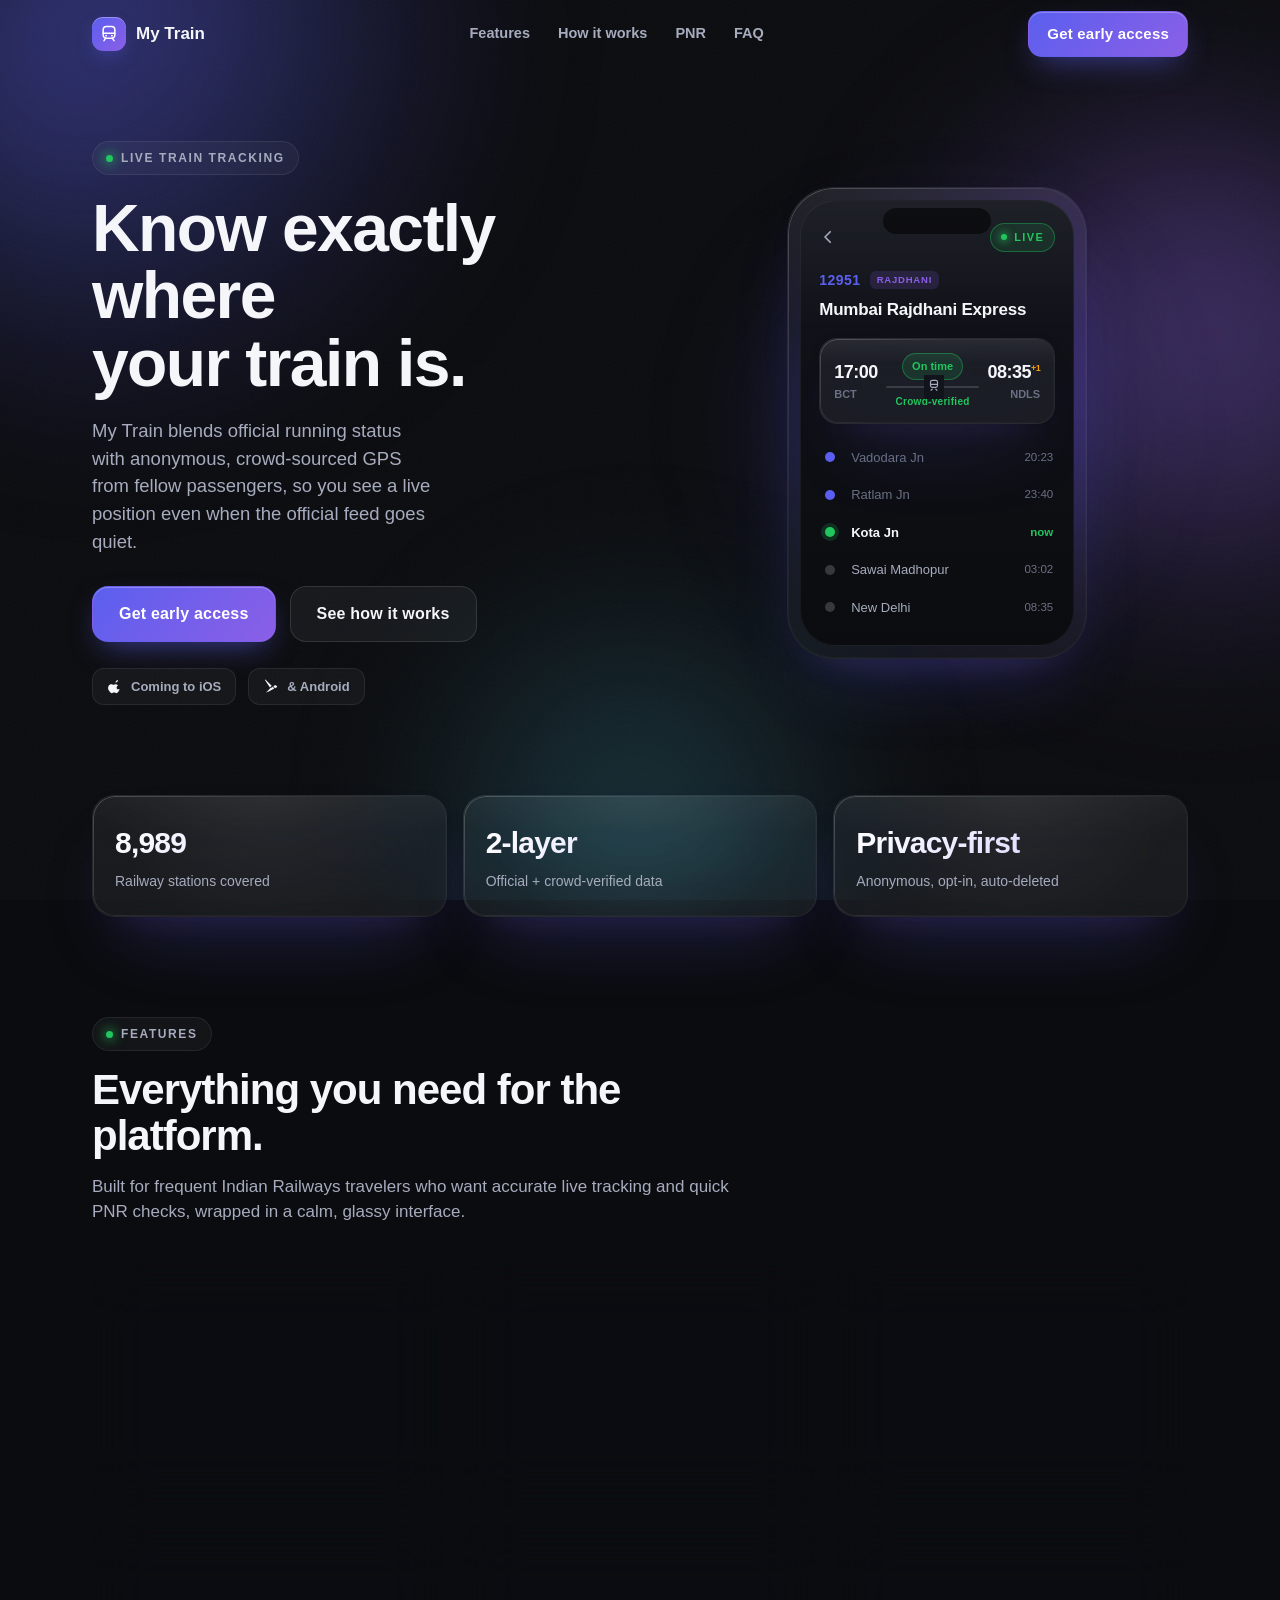
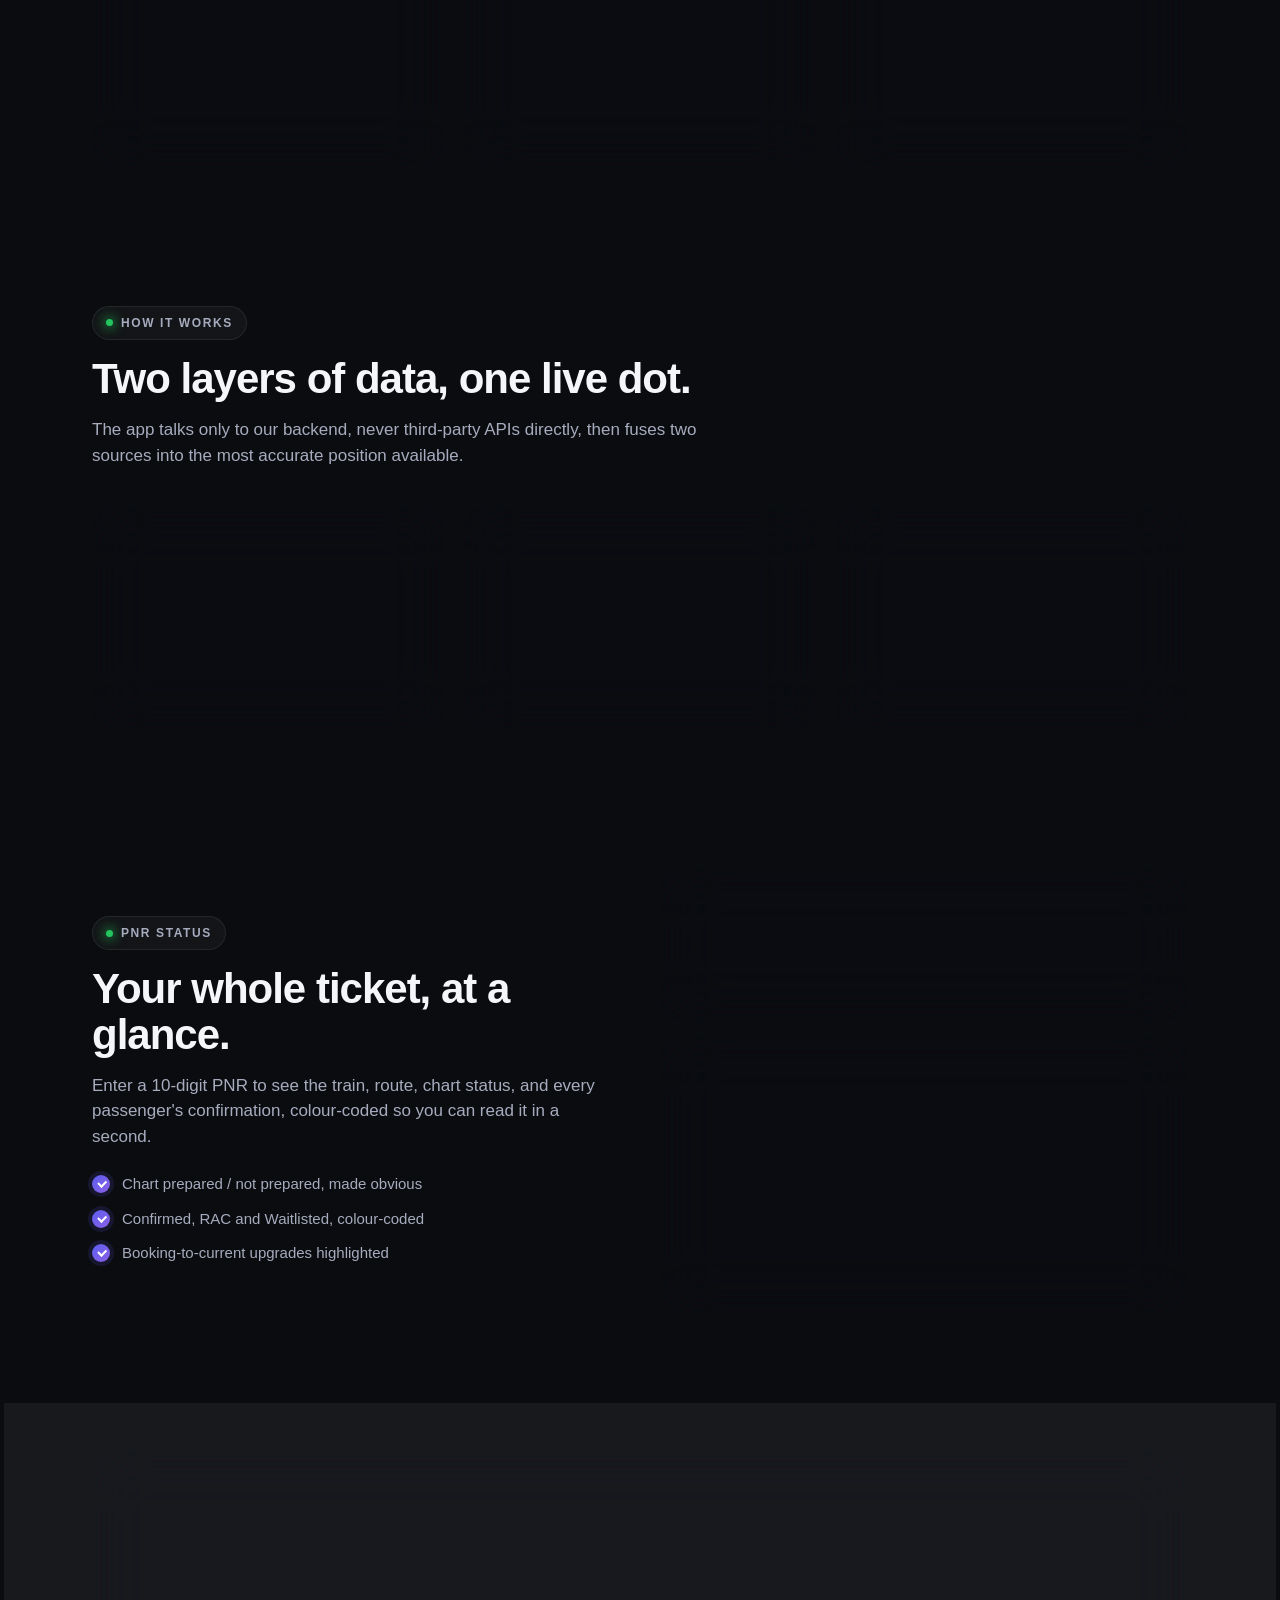
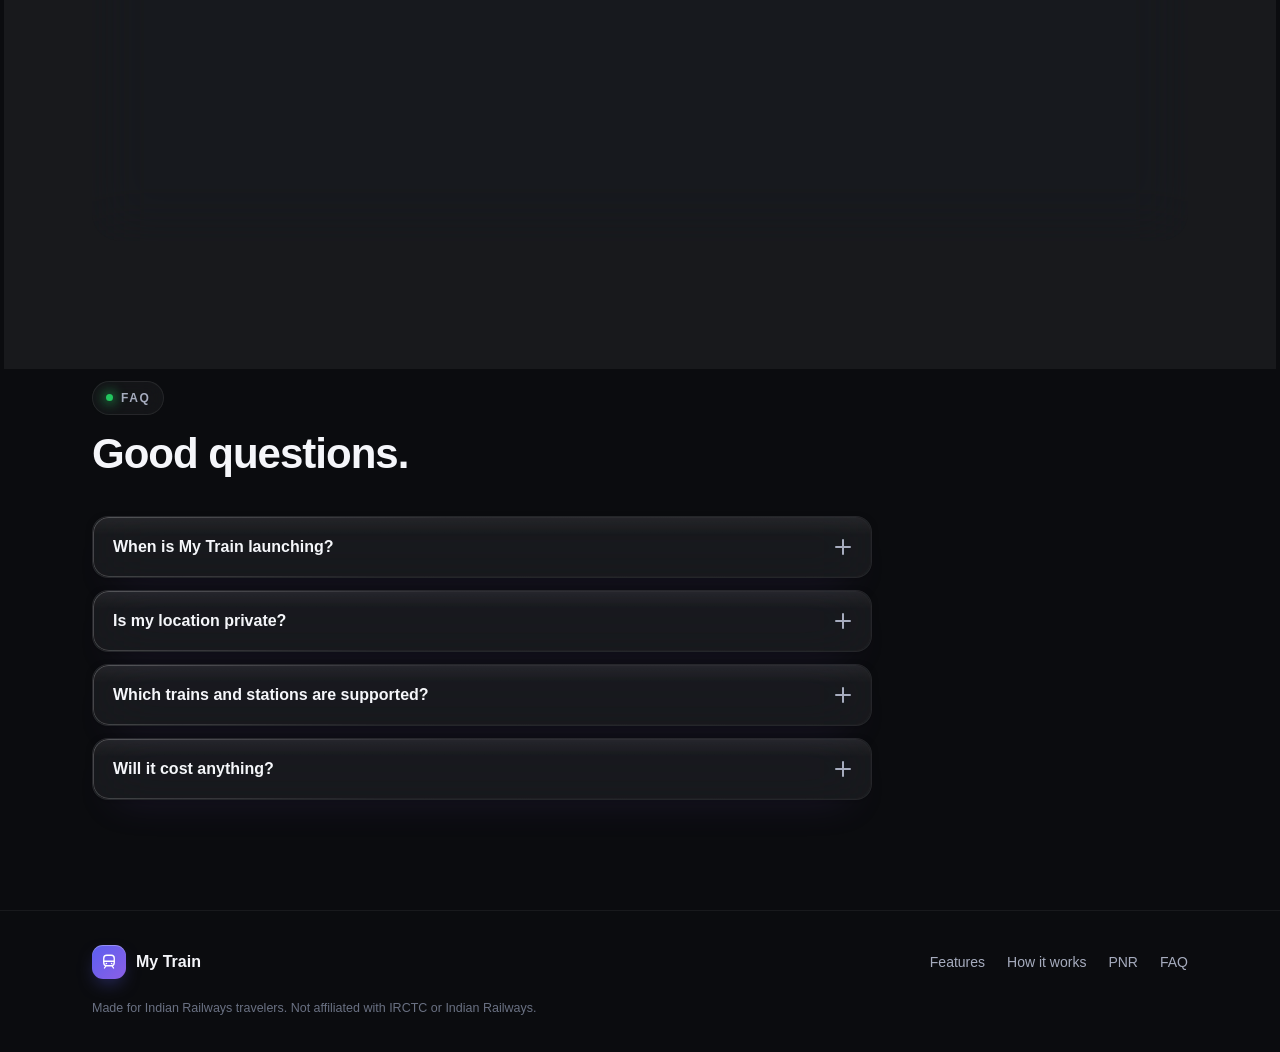
<file: landing/index.html>
<!DOCTYPE html>
<html lang="en">
<head>
  <meta charset="UTF-8" />
  <meta name="viewport" content="width=device-width, initial-scale=1.0" />
  <title>My Train — Know exactly where your train is</title>
  <meta name="description" content="My Train blends official running status with anonymous, crowd-sourced GPS from fellow passengers, so you see a live train position even when the official feed goes quiet. Plus instant PNR status. Coming soon to iOS & Android." />
  <meta name="theme-color" content="#0B0C0F" />

  <!-- Open Graph -->
  <meta property="og:title" content="My Train — Live train tracking, powered by every passenger" />
  <meta property="og:description" content="Real-time train tracking with crowd-verified GPS and instant PNR status. A privacy-first app for Indian Railways travelers." />
  <meta property="og:type" content="website" />

  <link rel="preconnect" href="https://fonts.googleapis.com" />
  <link rel="stylesheet" href="styles.css" />
</head>
<body>
  <!-- Background: dark base + blurred gradient orbs for color refraction -->
  <div class="backdrop" aria-hidden="true">
    <div class="orb orb--indigo" data-parallax="0.10"></div>
    <div class="orb orb--violet" data-parallax="0.16"></div>
    <div class="orb orb--cyan" data-parallax="0.06"></div>
    <div class="grain"></div>
  </div>

  <!-- Sticky, blur-on-scroll nav -->
  <header class="nav" id="nav">
    <div class="container nav__inner">
      <a class="brand" href="#top" aria-label="My Train home">
        <span class="brand__mark" aria-hidden="true">
          <svg viewBox="0 0 24 24" width="20" height="20" fill="none" stroke="currentColor" stroke-width="1.8" stroke-linecap="round" stroke-linejoin="round">
            <rect x="5" y="3" width="14" height="14" rx="4" />
            <path d="M5 11h14" />
            <circle cx="8.5" cy="14" r="1.1" fill="currentColor" stroke="none" />
            <circle cx="15.5" cy="14" r="1.1" fill="currentColor" stroke="none" />
            <path d="M8 17l-2 3M16 17l2 3" />
          </svg>
        </span>
        <span class="brand__name">My Train</span>
      </a>

      <nav class="nav__links" aria-label="Primary">
        <a href="#features">Features</a>
        <a href="#how">How it works</a>
        <a href="#pnr">PNR</a>
        <a href="#faq">FAQ</a>
      </nav>

      <a href="#waitlist" class="btn btn--primary nav__cta">Get early access</a>
    </div>
  </header>

  <main id="top">
    <!-- HERO -->
    <section class="hero container">
      <div class="hero__copy reveal">
        <span class="eyebrow">
          <span class="eyebrow__dot" aria-hidden="true"></span>
          Live train tracking
        </span>
        <h1 class="hero__title">Know exactly where<br />your train is.</h1>
        <p class="hero__sub">
          My Train blends official running status with anonymous, crowd-sourced GPS
          from fellow passengers, so you see a live position even when the official
          feed goes quiet.
        </p>
        <div class="hero__actions">
          <a href="#waitlist" class="btn btn--primary btn--lg">Get early access</a>
          <a href="#how" class="btn btn--ghost btn--lg">See how it works</a>
        </div>
        <div class="hero__meta">
          <span class="store-chip">
            <svg viewBox="0 0 24 24" width="16" height="16" fill="currentColor" aria-hidden="true"><path d="M16.5 3c.1 1-.3 2-1 2.8-.7.8-1.7 1.4-2.7 1.3-.1-1 .4-2 1-2.7.7-.8 1.9-1.4 2.7-1.4zM19 17c-.5 1.1-.7 1.6-1.3 2.6-.9 1.4-2.1 3.1-3.6 3.1-1.3 0-1.7-.8-3.4-.8-1.8 0-2.2.8-3.5.8-1.5 0-2.6-1.5-3.5-2.9C1.4 18 1 14 2.6 11.6c.9-1.4 2.3-2.2 3.7-2.2 1.4 0 2.3.8 3.4.8 1.1 0 1.8-.8 3.4-.8 1.2 0 2.5.7 3.4 1.8-3 1.6-2.5 5.9.5 5.8z"/></svg>
            Coming to iOS
          </span>
          <span class="store-chip">
            <svg viewBox="0 0 24 24" width="16" height="16" fill="currentColor" aria-hidden="true"><path d="M3.6 2.2 13 11.6l-2.6 2.6L3.1 3.4a1 1 0 0 1 .5-1.2zM14.4 13l2.6 2.6-9 5.2a1 1 0 0 1-1.4-.4L14.4 13zM18 10.4l2.7 1.6a1 1 0 0 1 0 1.7L18 15.3 15.4 12.8 18 10.4zM4.6 21.6 12 14.2l2.1 2.1-8.1 4.7a1 1 0 0 1-1.4.6z"/></svg>
            & Android
          </span>
        </div>
      </div>

      <!-- Hero phone mockup (glass frame) -->
      <div class="hero__device reveal" data-tilt>
        <div class="phone glass glass--rim">
          <div class="phone__notch" aria-hidden="true"></div>
          <div class="phone__screen">
            <div class="app">
              <div class="app__topbar">
                <span class="app__back" aria-hidden="true">
                  <svg viewBox="0 0 24 24" width="18" height="18" fill="none" stroke="currentColor" stroke-width="2.2" stroke-linecap="round" stroke-linejoin="round"><path d="M15 5l-7 7 7 7"/></svg>
                </span>
                <span class="live-badge"><span class="live-badge__pulse" aria-hidden="true"></span>LIVE</span>
              </div>

              <div class="app__train">
                <span class="app__num">12951</span>
                <span class="app__type">RAJDHANI</span>
              </div>
              <h3 class="app__name">Mumbai Rajdhani Express</h3>

              <div class="app__route glass glass--rim">
                <div class="route__end">
                  <span class="route__time">17:00</span>
                  <span class="route__code">BCT</span>
                </div>
                <div class="route__mid">
                  <span class="chip chip--ontime">On time</span>
                  <div class="route__line"><span class="route__train" aria-hidden="true">
                    <svg viewBox="0 0 24 24" width="14" height="14" fill="none" stroke="currentColor" stroke-width="2" stroke-linecap="round"><rect x="6" y="4" width="12" height="12" rx="3"/><path d="M6 11h12M9 19l-2 2M15 19l2 2"/></svg>
                  </span></div>
                  <span class="route__src">Crowd-verified</span>
                </div>
                <div class="route__end route__end--right">
                  <span class="route__time">08:35<sup>+1</sup></span>
                  <span class="route__code">NDLS</span>
                </div>
              </div>

              <div class="app__stations">
                <div class="stop stop--done"><span class="stop__dot" aria-hidden="true"></span><span class="stop__name">Vadodara Jn</span><span class="stop__time">20:23</span></div>
                <div class="stop stop--done"><span class="stop__dot" aria-hidden="true"></span><span class="stop__name">Ratlam Jn</span><span class="stop__time">23:40</span></div>
                <div class="stop stop--now"><span class="stop__dot" aria-hidden="true"></span><span class="stop__name">Kota Jn</span><span class="stop__time">now</span></div>
                <div class="stop"><span class="stop__dot" aria-hidden="true"></span><span class="stop__name">Sawai Madhopur</span><span class="stop__time">03:02</span></div>
                <div class="stop"><span class="stop__dot" aria-hidden="true"></span><span class="stop__name">New Delhi</span><span class="stop__time">08:35</span></div>
              </div>
            </div>
          </div>
        </div>
        <div class="device__glow" aria-hidden="true"></div>
      </div>
    </section>

    <!-- STATS -->
    <section class="container stats reveal">
      <div class="stat glass glass--rim glass--interactive">
        <span class="stat__num">8,989</span>
        <span class="stat__label">Railway stations covered</span>
      </div>
      <div class="stat glass glass--rim glass--interactive">
        <span class="stat__num">2-layer</span>
        <span class="stat__label">Official + crowd-verified data</span>
      </div>
      <div class="stat glass glass--rim glass--interactive">
        <span class="stat__num">Privacy-first</span>
        <span class="stat__label">Anonymous, opt-in, auto-deleted</span>
      </div>
    </section>

    <!-- FEATURES -->
    <section class="section container" id="features">
      <header class="section__head reveal">
        <span class="eyebrow"><span class="eyebrow__dot" aria-hidden="true"></span>Features</span>
        <h2 class="section__title">Everything you need for the platform.</h2>
        <p class="section__lead">Built for frequent Indian Railways travelers who want accurate live tracking and quick PNR checks, wrapped in a calm, glassy interface.</p>
      </header>

      <div class="grid grid--features">
        <article class="card glass glass--rim glass--interactive reveal">
          <span class="card__icon" aria-hidden="true">
            <svg viewBox="0 0 24 24" width="24" height="24" fill="none" stroke="currentColor" stroke-width="1.7" stroke-linecap="round" stroke-linejoin="round"><path d="M12 21s-7-5.2-7-11a7 7 0 0 1 14 0c0 5.8-7 11-7 11z"/><circle cx="12" cy="10" r="2.4"/></svg>
          </span>
          <h3 class="card__title">Real-time tracking</h3>
          <p class="card__body">An animated station timeline with running status, delay chips, and a live position that updates as the train moves.</p>
        </article>

        <article class="card glass glass--rim glass--interactive reveal">
          <span class="card__icon" aria-hidden="true">
            <svg viewBox="0 0 24 24" width="24" height="24" fill="none" stroke="currentColor" stroke-width="1.7" stroke-linecap="round" stroke-linejoin="round"><circle cx="12" cy="12" r="3"/><circle cx="12" cy="12" r="8"/><path d="M12 1v3M12 20v3M1 12h3M20 12h3"/></svg>
          </span>
          <h3 class="card__title">Crowd-verified position</h3>
          <p class="card__body">Anonymous GPS pings from riders on the same train are combined into a single median position, resistant to outliers, so you get a fix even where official data is stale.</p>
        </article>

        <article class="card glass glass--rim glass--interactive reveal">
          <span class="card__icon" aria-hidden="true">
            <svg viewBox="0 0 24 24" width="24" height="24" fill="none" stroke="currentColor" stroke-width="1.7" stroke-linecap="round" stroke-linejoin="round"><rect x="3" y="6" width="18" height="12" rx="3"/><path d="M3 10h18M7 15h4"/></svg>
          </span>
          <h3 class="card__title">Instant PNR status</h3>
          <p class="card__body">Chart status plus a per-passenger breakdown — Confirmed, RAC, or Waitlisted — with a clear booking-to-current comparison.</p>
        </article>

        <article class="card glass glass--rim glass--interactive reveal">
          <span class="card__icon" aria-hidden="true">
            <svg viewBox="0 0 24 24" width="24" height="24" fill="none" stroke="currentColor" stroke-width="1.7" stroke-linecap="round" stroke-linejoin="round"><path d="M12 3l7 3v6c0 4.5-3 7.5-7 9-4-1.5-7-4.5-7-9V6l7-3z"/><path d="M9.5 12l1.8 1.8L15 10"/></svg>
          </span>
          <h3 class="card__title">Privacy-first by design</h3>
          <p class="card__body">Location sharing is opt-in only, tied to rotating anonymous IDs, auto-stops when you leave the train, and raw pings are deleted after 48 hours.</p>
        </article>

        <article class="card glass glass--rim glass--interactive reveal">
          <span class="card__icon" aria-hidden="true">
            <svg viewBox="0 0 24 24" width="24" height="24" fill="none" stroke="currentColor" stroke-width="1.7" stroke-linecap="round" stroke-linejoin="round"><circle cx="11" cy="11" r="7"/><path d="M21 21l-4.3-4.3"/></svg>
          </span>
          <h3 class="card__title">Search your way</h3>
          <p class="card__body">Find a train by route (origin to destination and date) or jump straight in by train number, with fast type-ahead suggestions.</p>
        </article>

        <article class="card glass glass--rim glass--interactive reveal">
          <span class="card__icon" aria-hidden="true">
            <svg viewBox="0 0 24 24" width="24" height="24" fill="none" stroke="currentColor" stroke-width="1.7" stroke-linecap="round" stroke-linejoin="round"><path d="M20 14.5A8 8 0 1 1 9.5 4a6.3 6.3 0 0 0 10.5 10.5z"/></svg>
          </span>
          <h3 class="card__title">Designed for the dark</h3>
          <p class="card__body">A calm Liquid Glass interface with light and dark modes, smooth motion, and haptics, tuned to stay readable on a moving train.</p>
        </article>
      </div>
    </section>

    <!-- HOW IT WORKS -->
    <section class="section container" id="how">
      <header class="section__head reveal">
        <span class="eyebrow"><span class="eyebrow__dot" aria-hidden="true"></span>How it works</span>
        <h2 class="section__title">Two layers of data, one live dot.</h2>
        <p class="section__lead">The app talks only to our backend, never third-party APIs directly, then fuses two sources into the most accurate position available.</p>
      </header>

      <div class="grid grid--steps">
        <article class="step glass glass--rim glass--interactive reveal">
          <span class="step__num">01</span>
          <h3 class="card__title">Search &amp; open</h3>
          <p class="card__body">Pick your train by route or number. We surface its baseline running status, cached and refreshed only for trains people are actually tracking.</p>
        </article>
        <article class="step glass glass--rim glass--interactive reveal">
          <span class="step__num">02</span>
          <h3 class="card__title">See it live</h3>
          <p class="card__body">The tracking screen shows the timeline and a position marker labelled <em>Estimated</em> or <em>Crowd-verified</em> depending on how fresh the data is.</p>
        </article>
        <article class="step glass glass--rim glass--interactive reveal">
          <span class="step__num">03</span>
          <h3 class="card__title">Contribute (optional)</h3>
          <p class="card__body">On the train? Tap to share your location anonymously. Your pings help everyone else on board, then vanish after 48 hours.</p>
        </article>
      </div>
    </section>

    <!-- PNR -->
    <section class="section container" id="pnr">
      <div class="split">
        <div class="split__copy reveal">
          <span class="eyebrow"><span class="eyebrow__dot" aria-hidden="true"></span>PNR status</span>
          <h2 class="section__title">Your whole ticket, at a glance.</h2>
          <p class="section__lead">Enter a 10-digit PNR to see the train, route, chart status, and every passenger's confirmation, colour-coded so you can read it in a second.</p>
          <ul class="ticks">
            <li>Chart prepared / not prepared, made obvious</li>
            <li>Confirmed, RAC and Waitlisted, colour-coded</li>
            <li>Booking-to-current upgrades highlighted</li>
          </ul>
        </div>

        <div class="split__demo reveal">
          <form class="pnr-form glass glass--rim" id="pnrForm" novalidate>
            <label class="pnr-form__label" for="pnrInput">Enter PNR</label>
            <div class="pnr-form__row">
              <input class="pnr-form__input" id="pnrInput" inputmode="numeric" maxlength="10" placeholder="10-digit PNR" autocomplete="off" />
              <button class="btn btn--primary" type="submit">Check</button>
            </div>
            <p class="pnr-form__hint">Preview only — this is a marketing demo.</p>
          </form>

          <div class="pnr-result glass glass--rim">
            <div class="pnr-result__head">
              <div>
                <span class="app__num">12259</span>
                <span class="app__type">DURONTO</span>
              </div>
              <span class="chip chip--soft">Chart prepared</span>
            </div>
            <div class="pax">
              <span class="pax__label">Passenger 1</span>
              <span class="pax__flow"><b>WL 9</b> <span class="pax__arrow">→</span></span>
              <span class="pill pill--cnf">CNF A1/23</span>
            </div>
            <div class="pax">
              <span class="pax__label">Passenger 2</span>
              <span class="pax__flow"><b>WL 10</b> <span class="pax__arrow">→</span></span>
              <span class="pill pill--rac">RAC 3</span>
            </div>
            <div class="pax">
              <span class="pax__label">Passenger 3</span>
              <span class="pax__flow"><b>WL 11</b> <span class="pax__arrow">→</span></span>
              <span class="pill pill--wl">WL 4</span>
            </div>
          </div>
        </div>
      </div>
    </section>

    <!-- WAITLIST -->
    <section class="section container" id="waitlist">
      <div class="cta glass glass--rim glass--interactive reveal">
        <div class="cta__glow" aria-hidden="true"></div>
        <h2 class="cta__title">Be first on board.</h2>
        <p class="cta__lead">My Train is in active development. Leave your email and we'll let you know the moment early access opens on iOS and Android.</p>
        <form class="waitlist-form" id="waitlistForm" novalidate>
          <input class="waitlist-form__input" id="waitlistEmail" type="email" placeholder="you@example.com" autocomplete="email" required />
          <button class="btn btn--primary btn--lg" type="submit">Notify me</button>
        </form>
        <p class="waitlist-form__note" id="waitlistNote" role="status" aria-live="polite">No spam. One email at launch.</p>
      </div>
    </section>

    <!-- FAQ -->
    <section class="section container" id="faq">
      <header class="section__head reveal">
        <span class="eyebrow"><span class="eyebrow__dot" aria-hidden="true"></span>FAQ</span>
        <h2 class="section__title">Good questions.</h2>
      </header>

      <div class="faq reveal">
        <details class="faq__item glass glass--rim">
          <summary>When is My Train launching?<span class="faq__plus" aria-hidden="true"></span></summary>
          <p>It's in active development. Join the waitlist above and you'll be notified the moment early access opens.</p>
        </details>
        <details class="faq__item glass glass--rim">
          <summary>Is my location private?<span class="faq__plus" aria-hidden="true"></span></summary>
          <p>Yes. Sharing is strictly opt-in, uses rotating anonymous IDs that aren't tied to your identity, stops automatically when you leave the train, and raw location pings are deleted after 48 hours.</p>
        </details>
        <details class="faq__item glass glass--rim">
          <summary>Which trains and stations are supported?<span class="faq__plus" aria-hidden="true"></span></summary>
          <p>The app covers Indian Railways with a catalog of 8,989 stations. Live accuracy improves as more passengers on a given train contribute positions.</p>
        </details>
        <details class="faq__item glass glass--rim">
          <summary>Will it cost anything?<span class="faq__plus" aria-hidden="true"></span></summary>
          <p>Pricing isn't decided yet. Waitlist members will hear first.</p>
        </details>
      </div>
    </section>
  </main>

  <footer class="footer">
    <div class="container footer__inner">
      <div class="footer__brand">
        <span class="brand__mark" aria-hidden="true">
          <svg viewBox="0 0 24 24" width="18" height="18" fill="none" stroke="currentColor" stroke-width="1.8" stroke-linecap="round" stroke-linejoin="round"><rect x="5" y="3" width="14" height="14" rx="4"/><path d="M5 11h14"/><circle cx="8.5" cy="14" r="1.1" fill="currentColor" stroke="none"/><circle cx="15.5" cy="14" r="1.1" fill="currentColor" stroke="none"/><path d="M8 17l-2 3M16 17l2 3"/></svg>
        </span>
        <span class="brand__name">My Train</span>
      </div>
      <nav class="footer__links" aria-label="Footer">
        <a href="#features">Features</a>
        <a href="#how">How it works</a>
        <a href="#pnr">PNR</a>
        <a href="#faq">FAQ</a>
      </nav>
      <p class="footer__note">Made for Indian Railways travelers. Not affiliated with IRCTC or Indian Railways.</p>
    </div>
  </footer>

  <script src="script.js" defer></script>
</body>
</html>
</file>
<file: landing/styles.css>
/* ============================================================
   My Train — landing page
   iOS-style "Liquid Glass" design system
   ============================================================ */

:root {
  /* Brand */
  --indigo: #5B5FEF;
  --violet: #8B5FE6;
  --cyan: #4CC4E0;

  /* Surfaces (dark-first) */
  --bg: #0B0C0F;
  --bg-2: #0E0F14;
  --text: #F5F6FA;
  --text-2: #A6ACBE;
  --text-3: #6A7183;

  /* Status */
  --green: #22C55E;
  --amber: #F59E0B;
  --red: #EF4444;

  /* Glass tokens */
  --glass-fill: rgba(255, 255, 255, 0.055);
  --glass-fill-strong: rgba(255, 255, 255, 0.10);
  --glass-blur: 30px;
  --glass-sat: 165%;
  --rim-hi: rgba(255, 255, 255, 0.22);
  --rim-lo: rgba(255, 255, 255, 0.04);

  /* Radii */
  --r-lg: 28px;
  --r-md: 22px;
  --r-sm: 16px;

  --maxw: 1140px;
  --ease: cubic-bezier(0.22, 1, 0.36, 1);
}

* { box-sizing: border-box; }

html { scroll-behavior: smooth; }

body {
  margin: 0;
  background: var(--bg);
  color: var(--text);
  font-family: -apple-system, BlinkMacSystemFont, "Segoe UI", Roboto, Helvetica,
    Arial, "Inter", sans-serif;
  -webkit-font-smoothing: antialiased;
  text-rendering: optimizeLegibility;
  line-height: 1.5;
  overflow-x: hidden;
}

a { color: inherit; text-decoration: none; }
img { max-width: 100%; display: block; }

.container {
  width: 100%;
  max-width: var(--maxw);
  margin-inline: auto;
  padding-inline: 22px;
}

/* ------------------------------------------------------------
   Background: dark base + blurred gradient orbs (color refraction)
   ------------------------------------------------------------ */
.backdrop {
  position: fixed;
  inset: 0;
  z-index: -1;
  overflow: hidden;
  background:
    radial-gradient(120% 90% at 50% -10%, #14162200 0%, #0B0C0F 60%),
    var(--bg);
}

.orb {
  position: absolute;
  border-radius: 50%;
  filter: blur(90px);
  opacity: 0.55;
  will-change: transform;
}
.orb--indigo {
  width: 620px; height: 620px;
  top: -180px; left: -120px;
  background: radial-gradient(circle at 30% 30%, var(--indigo), transparent 70%);
}
.orb--violet {
  width: 560px; height: 560px;
  top: 12%; right: -160px;
  background: radial-gradient(circle at 60% 40%, var(--violet), transparent 70%);
  opacity: 0.5;
}
.orb--cyan {
  width: 500px; height: 500px;
  bottom: -160px; left: 30%;
  background: radial-gradient(circle at 50% 50%, var(--cyan), transparent 70%);
  opacity: 0.28;
}

.grain {
  position: absolute;
  inset: 0;
  opacity: 0.04;
  background-image: url("data:image/svg+xml,%3Csvg xmlns='http://www.w3.org/2000/svg' width='120' height='120'%3E%3Cfilter id='n'%3E%3CfeTurbulence type='fractalNoise' baseFrequency='0.9' numOctaves='2'/%3E%3C/filter%3E%3Crect width='100%25' height='100%25' filter='url(%23n)'/%3E%3C/svg%3E");
}

/* ------------------------------------------------------------
   Liquid Glass core
   ------------------------------------------------------------ */
.glass {
  position: relative;
  background: var(--glass-fill);
  -webkit-backdrop-filter: blur(var(--glass-blur)) saturate(var(--glass-sat));
  backdrop-filter: blur(var(--glass-blur)) saturate(var(--glass-sat));
  border-radius: var(--r-md);
  border: 1px solid rgba(255, 255, 255, 0.06);
  box-shadow:
    0 40px 80px -32px rgba(91, 95, 239, 0.30),   /* indigo glow beneath */
    0 18px 40px -24px rgba(139, 95, 230, 0.25),  /* violet secondary glow */
    0 2px 10px -4px rgba(0, 0, 0, 0.6);
}

/* Specular rim: 1px gradient border, bright at top-left, fading out.
   Drawn with a masked pseudo-element so text stays crisp. */
.glass--rim::before {
  content: "";
  position: absolute;
  inset: 0;
  border-radius: inherit;
  padding: 1px;
  background: linear-gradient(135deg, var(--rim-hi) 0%, var(--rim-lo) 42%, rgba(255, 255, 255, 0.02) 100%);
  -webkit-mask: linear-gradient(#000 0 0) content-box, linear-gradient(#000 0 0);
          mask: linear-gradient(#000 0 0) content-box, linear-gradient(#000 0 0);
  -webkit-mask-composite: xor;
          mask-composite: exclude;
  pointer-events: none;
  z-index: 1;
}

/* Soft top sheen inside the glass */
.glass--rim::after {
  content: "";
  position: absolute;
  inset: 0;
  border-radius: inherit;
  background: linear-gradient(180deg, rgba(255, 255, 255, 0.06), transparent 30%);
  pointer-events: none;
}

/* Interactive glass: cursor-follow highlight + lift on hover */
.glass--interactive {
  transition: transform 0.4s var(--ease), box-shadow 0.4s var(--ease);
  cursor: default;
}
.glass--interactive > * { position: relative; z-index: 2; }
.glass--interactive::after {
  content: "";
  position: absolute;
  inset: 0;
  border-radius: inherit;
  background:
    radial-gradient(420px circle at var(--mx, 50%) var(--my, -20%),
      rgba(255, 255, 255, 0.14), transparent 42%),
    linear-gradient(180deg, rgba(255, 255, 255, 0.05), transparent 30%);
  opacity: 0.5;
  transition: opacity 0.35s var(--ease);
  pointer-events: none;
  z-index: 1;
}
.glass--interactive:hover {
  transform: translateY(-4px);
  box-shadow:
    0 54px 100px -34px rgba(91, 95, 239, 0.42),
    0 22px 48px -24px rgba(139, 95, 230, 0.30),
    0 2px 10px -4px rgba(0, 0, 0, 0.6);
}
.glass--interactive:hover::after { opacity: 1; }

/* ------------------------------------------------------------
   Buttons
   ------------------------------------------------------------ */
.btn {
  display: inline-flex;
  align-items: center;
  justify-content: center;
  gap: 8px;
  font-weight: 650;
  font-size: 15px;
  letter-spacing: 0.2px;
  padding: 11px 18px;
  border-radius: 14px;
  border: 1px solid transparent;
  cursor: pointer;
  transition: transform 0.2s var(--ease), box-shadow 0.3s var(--ease), background 0.3s;
  white-space: nowrap;
}
.btn--lg { padding: 15px 26px; font-size: 16px; border-radius: 16px; }

.btn--primary {
  color: #fff;
  background: linear-gradient(135deg, var(--indigo), var(--violet));
  box-shadow: 0 12px 30px -10px rgba(91, 95, 239, 0.6), inset 0 1px 0 rgba(255, 255, 255, 0.25);
}
.btn--primary:hover { transform: translateY(-2px); box-shadow: 0 18px 40px -10px rgba(91, 95, 239, 0.7), inset 0 1px 0 rgba(255, 255, 255, 0.3); }
.btn--primary:active { transform: translateY(0); }

.btn--ghost {
  color: var(--text);
  background: rgba(255, 255, 255, 0.05);
  -webkit-backdrop-filter: blur(14px) saturate(150%);
  backdrop-filter: blur(14px) saturate(150%);
  border-color: rgba(255, 255, 255, 0.12);
}
.btn--ghost:hover { background: rgba(255, 255, 255, 0.09); transform: translateY(-2px); }

/* ------------------------------------------------------------
   Nav (sticky, blur-on-scroll)
   ------------------------------------------------------------ */
.nav {
  position: sticky;
  top: 0;
  z-index: 50;
  transition: background 0.4s var(--ease), border-color 0.4s var(--ease), backdrop-filter 0.4s;
  border-bottom: 1px solid transparent;
}
.nav.scrolled {
  background: rgba(11, 12, 15, 0.62);
  -webkit-backdrop-filter: blur(24px) saturate(165%);
  backdrop-filter: blur(24px) saturate(165%);
  border-bottom-color: rgba(255, 255, 255, 0.07);
}
.nav__inner {
  display: flex;
  align-items: center;
  justify-content: space-between;
  height: 68px;
  gap: 20px;
}
.brand { display: inline-flex; align-items: center; gap: 10px; font-weight: 750; font-size: 17px; }
.brand__mark {
  display: grid; place-items: center;
  width: 34px; height: 34px;
  border-radius: 11px;
  color: #fff;
  background: linear-gradient(135deg, var(--indigo), var(--violet));
  box-shadow: 0 8px 20px -8px rgba(91, 95, 239, 0.7), inset 0 1px 0 rgba(255, 255, 255, 0.3);
}
.nav__links { display: flex; gap: 28px; }
.nav__links a { color: var(--text-2); font-size: 14.5px; font-weight: 550; transition: color 0.2s; }
.nav__links a:hover { color: var(--text); }
.nav__cta { display: inline-flex; }

/* ------------------------------------------------------------
   Hero
   ------------------------------------------------------------ */
.hero {
  display: grid;
  grid-template-columns: 1.05fr 0.95fr;
  align-items: center;
  gap: 40px;
  padding-top: 72px;
  padding-bottom: 90px;
}
.eyebrow {
  display: inline-flex;
  align-items: center;
  gap: 8px;
  font-size: 12px;
  font-weight: 700;
  letter-spacing: 1.6px;
  text-transform: uppercase;
  color: var(--text-2);
  padding: 7px 13px;
  border-radius: 999px;
  background: rgba(255, 255, 255, 0.04);
  border: 1px solid rgba(255, 255, 255, 0.08);
  -webkit-backdrop-filter: blur(12px);
  backdrop-filter: blur(12px);
}
.eyebrow__dot {
  width: 7px; height: 7px; border-radius: 50%;
  background: var(--green);
  box-shadow: 0 0 12px 2px rgba(34, 197, 94, 0.7);
  animation: pulseDot 2.4s var(--ease) infinite;
}
@keyframes pulseDot { 0%, 100% { opacity: 1; } 50% { opacity: 0.4; } }

.hero__title {
  font-size: clamp(38px, 6vw, 66px);
  line-height: 1.02;
  letter-spacing: -1.6px;
  font-weight: 800;
  margin: 20px 0 0;
}
.hero__sub {
  color: var(--text-2);
  font-size: clamp(16px, 2vw, 18.5px);
  max-width: 33ch;
  margin: 20px 0 0;
}
.hero__actions { display: flex; gap: 14px; margin-top: 30px; flex-wrap: wrap; }
.hero__meta { display: flex; gap: 12px; margin-top: 26px; flex-wrap: wrap; }
.store-chip {
  display: inline-flex; align-items: center; gap: 8px;
  font-size: 13px; font-weight: 600; color: var(--text-2);
  padding: 8px 14px; border-radius: 12px;
  background: rgba(255, 255, 255, 0.04);
  border: 1px solid rgba(255, 255, 255, 0.08);
}
.store-chip svg { color: var(--text); }

/* Hero device */
.hero__device { position: relative; display: grid; place-items: center; }
.device__glow {
  position: absolute;
  width: 78%;
  height: 70%;
  border-radius: 50%;
  background: radial-gradient(circle, rgba(91, 95, 239, 0.55), transparent 68%);
  filter: blur(70px);
  z-index: -1;
}
.phone {
  width: 300px;
  padding: 12px;
  border-radius: 46px;
  background: rgba(255, 255, 255, 0.04);
  transition: transform 0.5s var(--ease);
}
.phone__notch {
  position: absolute;
  top: 20px; left: 50%; transform: translateX(-50%);
  width: 108px; height: 26px; border-radius: 14px;
  background: rgba(0, 0, 0, 0.55);
  z-index: 3;
}
.phone__screen {
  position: relative;
  border-radius: 36px;
  background: linear-gradient(180deg, #12141C, #0B0C0F);
  padding: 22px 18px 20px;
  overflow: hidden;
  border: 1px solid rgba(255, 255, 255, 0.05);
}

/* App mockup */
.app { position: relative; z-index: 2; }
.app__topbar { display: flex; align-items: center; justify-content: space-between; margin-bottom: 18px; }
.app__back { color: var(--text-2); display: inline-flex; }
.live-badge {
  display: inline-flex; align-items: center; gap: 7px;
  font-size: 11px; font-weight: 800; letter-spacing: 1.4px; color: var(--green);
  padding: 5px 10px; border-radius: 999px;
  background: rgba(34, 197, 94, 0.12);
  border: 1px solid rgba(34, 197, 94, 0.4);
}
.live-badge__pulse {
  width: 6px; height: 6px; border-radius: 50%; background: var(--green);
  box-shadow: 0 0 8px 1px rgba(34, 197, 94, 0.9);
  animation: pulseDot 1.6s ease-in-out infinite;
}
.app__train { display: flex; align-items: center; gap: 9px; }
.app__num { color: var(--indigo); font-weight: 800; font-size: 14px; letter-spacing: 0.5px; }
.app__type {
  font-size: 9.5px; font-weight: 700; letter-spacing: 0.8px; color: var(--violet);
  padding: 2px 7px; border-radius: 6px; background: rgba(139, 95, 230, 0.16);
}
.app__name { font-size: 17px; font-weight: 700; margin: 6px 0 16px; letter-spacing: -0.2px; }

.app__route { padding: 14px; border-radius: 18px; display: grid; grid-template-columns: auto 1fr auto; align-items: center; gap: 8px; }
.route__end { display: flex; flex-direction: column; }
.route__end--right { align-items: flex-end; }
.route__time { font-size: 18px; font-weight: 800; letter-spacing: -0.5px; }
.route__time sup { font-size: 9px; color: var(--amber); font-weight: 700; }
.route__code { font-size: 11px; color: var(--text-3); font-weight: 700; }
.route__mid { display: flex; flex-direction: column; align-items: center; gap: 6px; }
.route__line { position: relative; width: 100%; height: 2px; background: rgba(255,255,255,0.14); border-radius: 2px; }
.route__train { position: absolute; top: 50%; left: 52%; transform: translate(-50%, -50%); color: var(--text-2);
  background: #12141C; padding: 0 3px; }
.route__src { font-size: 10px; color: var(--green); font-weight: 700; letter-spacing: 0.3px; }

.chip { font-size: 11px; font-weight: 700; padding: 4px 9px; border-radius: 999px; }
.chip--ontime { color: var(--green); background: rgba(34, 197, 94, 0.14); border: 1px solid rgba(34, 197, 94, 0.4); }
.chip--soft { color: var(--green); background: rgba(34, 197, 94, 0.12); border: 1px solid rgba(34, 197, 94, 0.32); }

.app__stations { margin-top: 16px; display: flex; flex-direction: column; gap: 2px; }
.stop { display: grid; grid-template-columns: 20px 1fr auto; align-items: center; gap: 10px; padding: 8px 2px; }
.stop__dot { width: 10px; height: 10px; border-radius: 50%; background: rgba(255,255,255,0.18); margin-left: 4px; position: relative; }
.stop__name { font-size: 13px; color: var(--text-2); }
.stop__time { font-size: 11.5px; color: var(--text-3); font-variant-numeric: tabular-nums; }
.stop--done .stop__dot { background: var(--indigo); }
.stop--done .stop__name { color: var(--text-3); }
.stop--now .stop__dot { background: var(--green); box-shadow: 0 0 0 4px rgba(34,197,94,0.18); }
.stop--now .stop__name { color: var(--text); font-weight: 700; }
.stop--now .stop__time { color: var(--green); font-weight: 700; }

/* ------------------------------------------------------------
   Stats
   ------------------------------------------------------------ */
.stats {
  display: grid;
  grid-template-columns: repeat(3, 1fr);
  gap: 16px;
  margin-bottom: 30px;
}
.stat { padding: 24px 22px; border-radius: var(--r-md); }
.stat__num {
  display: block; font-size: 30px; font-weight: 800; letter-spacing: -0.8px;
  background: linear-gradient(135deg, #fff, #c9c7ff);
  -webkit-background-clip: text; background-clip: text; color: transparent;
}
.stat__label { display: block; margin-top: 6px; color: var(--text-2); font-size: 14px; }

/* ------------------------------------------------------------
   Sections
   ------------------------------------------------------------ */
.section { padding-block: 70px; }
.section__head { max-width: 660px; margin-bottom: 40px; }
.section__title { font-size: clamp(28px, 4vw, 42px); font-weight: 800; letter-spacing: -1px; margin: 16px 0 0; line-height: 1.08; }
.section__lead { color: var(--text-2); font-size: 17px; margin: 16px 0 0; }

.grid { display: grid; gap: 18px; }
.grid--features { grid-template-columns: repeat(3, 1fr); }
.grid--steps { grid-template-columns: repeat(3, 1fr); }

.card { padding: 26px; border-radius: var(--r-md); }
.card__icon {
  display: grid; place-items: center;
  width: 48px; height: 48px; border-radius: 14px; margin-bottom: 16px;
  color: #fff;
  background: linear-gradient(135deg, rgba(91,95,239,0.9), rgba(139,95,230,0.8));
  box-shadow: 0 10px 24px -10px rgba(91, 95, 239, 0.7), inset 0 1px 0 rgba(255,255,255,0.25);
}
.card__title { font-size: 19px; font-weight: 700; margin: 0 0 8px; letter-spacing: -0.3px; }
.card__body { color: var(--text-2); font-size: 14.5px; margin: 0; }
.card__body em { color: var(--text); font-style: normal; font-weight: 650; }

.step { padding: 26px; border-radius: var(--r-md); }
.step__num {
  display: inline-block; font-size: 13px; font-weight: 800; letter-spacing: 1px;
  color: var(--violet); margin-bottom: 14px;
  padding: 5px 10px; border-radius: 8px; background: rgba(139,95,230,0.14);
}

/* ------------------------------------------------------------
   PNR split
   ------------------------------------------------------------ */
.split { display: grid; grid-template-columns: 1fr 1fr; gap: 40px; align-items: center; }
.ticks { list-style: none; padding: 0; margin: 24px 0 0; display: grid; gap: 12px; }
.ticks li { position: relative; padding-left: 30px; color: var(--text-2); font-size: 15px; }
.ticks li::before {
  content: ""; position: absolute; left: 0; top: 2px;
  width: 18px; height: 18px; border-radius: 50%;
  background: linear-gradient(135deg, var(--indigo), var(--violet));
  box-shadow: 0 0 0 4px rgba(91,95,239,0.14);
}
.ticks li::after {
  content: ""; position: absolute; left: 6px; top: 7px;
  width: 6px; height: 3.5px; border-left: 2px solid #fff; border-bottom: 2px solid #fff;
  transform: rotate(-45deg);
}

.split__demo { display: grid; gap: 16px; }
.pnr-form { padding: 20px; border-radius: var(--r-md); }
.pnr-form__label { font-size: 11px; font-weight: 700; letter-spacing: 1.6px; text-transform: uppercase; color: var(--text-2); }
.pnr-form__row { display: flex; gap: 10px; margin-top: 12px; }
.pnr-form__input, .waitlist-form__input {
  flex: 1; min-width: 0;
  background: rgba(0,0,0,0.28);
  border: 1px solid rgba(255,255,255,0.1);
  color: var(--text);
  padding: 13px 15px; border-radius: 13px;
  font-size: 16px; letter-spacing: 1px;
  outline: none;
  transition: border-color 0.25s, box-shadow 0.25s;
}
.pnr-form__input::placeholder, .waitlist-form__input::placeholder { color: var(--text-3); letter-spacing: 0.3px; }
.pnr-form__input:focus, .waitlist-form__input:focus {
  border-color: var(--indigo);
  box-shadow: 0 0 0 4px rgba(91, 95, 239, 0.18);
}
.pnr-form__hint { color: var(--text-3); font-size: 12px; margin: 10px 0 0; }

.pnr-result { padding: 18px; border-radius: var(--r-md); display: grid; gap: 12px; }
.pnr-result__head { display: flex; align-items: center; justify-content: space-between; }
.pnr-result__head > div { display: flex; align-items: center; gap: 8px; }
.pax { display: grid; grid-template-columns: 1fr auto auto; align-items: center; gap: 12px;
  padding: 12px 14px; border-radius: 14px; background: rgba(255,255,255,0.03); border: 1px solid rgba(255,255,255,0.06); }
.pax__label { font-size: 13.5px; font-weight: 600; }
.pax__flow { font-size: 13px; color: var(--text-3); }
.pax__flow b { color: var(--text-2); font-weight: 700; }
.pax__arrow { color: var(--green); }
.pill { font-size: 12px; font-weight: 800; letter-spacing: 0.3px; padding: 6px 11px; border-radius: 999px; }
.pill--cnf { color: var(--green); background: rgba(34,197,94,0.14); border: 1px solid rgba(34,197,94,0.42); }
.pill--rac { color: var(--amber); background: rgba(245,158,11,0.14); border: 1px solid rgba(245,158,11,0.42); }
.pill--wl { color: var(--red); background: rgba(239,68,68,0.14); border: 1px solid rgba(239,68,68,0.42); }

/* ------------------------------------------------------------
   CTA / waitlist
   ------------------------------------------------------------ */
.cta { position: relative; overflow: hidden; text-align: center; padding: 56px 32px; border-radius: var(--r-lg); }
.cta__glow {
  position: absolute; top: -40%; left: 50%; transform: translateX(-50%);
  width: 520px; height: 380px;
  background: radial-gradient(circle, rgba(139,95,230,0.5), transparent 66%);
  filter: blur(60px); z-index: 0;
}
.cta > *:not(.cta__glow) { position: relative; z-index: 2; }
.cta__title { font-size: clamp(28px, 4vw, 40px); font-weight: 800; letter-spacing: -1px; margin: 0; }
.cta__lead { color: var(--text-2); font-size: 17px; margin: 14px auto 0; max-width: 48ch; }
.waitlist-form { display: flex; gap: 12px; justify-content: center; margin-top: 28px; flex-wrap: wrap; }
.waitlist-form__input { flex: 0 1 320px; }
.waitlist-form__note { color: var(--text-3); font-size: 13px; margin-top: 14px; }
.waitlist-form__note.is-success { color: var(--green); font-weight: 600; }

/* ------------------------------------------------------------
   FAQ
   ------------------------------------------------------------ */
.faq { display: grid; gap: 12px; max-width: 780px; }
.faq__item { border-radius: var(--r-sm); overflow: hidden; }
.faq__item summary {
  list-style: none; cursor: pointer;
  display: flex; align-items: center; justify-content: space-between; gap: 16px;
  padding: 18px 20px; font-weight: 650; font-size: 16px;
}
.faq__item summary::-webkit-details-marker { display: none; }
.faq__plus { position: relative; width: 16px; height: 16px; flex: none; }
.faq__plus::before, .faq__plus::after {
  content: ""; position: absolute; background: var(--text-2); border-radius: 2px;
  transition: transform 0.3s var(--ease), opacity 0.3s;
}
.faq__plus::before { top: 7px; left: 0; width: 16px; height: 2px; }
.faq__plus::after { left: 7px; top: 0; width: 2px; height: 16px; }
.faq__item[open] .faq__plus::after { transform: rotate(90deg); opacity: 0; }
.faq__item p { margin: 0 20px 20px; color: var(--text-2); font-size: 14.5px; }

/* ------------------------------------------------------------
   Footer
   ------------------------------------------------------------ */
.footer { border-top: 1px solid rgba(255,255,255,0.06); margin-top: 40px; padding-block: 34px; }
.footer__inner { display: flex; align-items: center; justify-content: space-between; gap: 20px; flex-wrap: wrap; }
.footer__brand { display: inline-flex; align-items: center; gap: 10px; font-weight: 700; }
.footer__links { display: flex; gap: 22px; }
.footer__links a { color: var(--text-2); font-size: 14px; }
.footer__links a:hover { color: var(--text); }
.footer__note { color: var(--text-3); font-size: 12.5px; margin: 0; flex-basis: 100%; }

/* ------------------------------------------------------------
   Reveal-on-scroll
   ------------------------------------------------------------ */
.reveal { opacity: 0; transform: translateY(26px); transition: opacity 0.7s var(--ease), transform 0.7s var(--ease); }
.reveal.is-visible { opacity: 1; transform: none; }

/* ------------------------------------------------------------
   Responsive
   ------------------------------------------------------------ */
@media (max-width: 940px) {
  .hero { grid-template-columns: 1fr; padding-top: 40px; padding-bottom: 60px; }
  .hero__device { order: -1; }
  .hero__sub { max-width: none; }
  .grid--features, .grid--steps, .stats { grid-template-columns: 1fr 1fr; }
  .split { grid-template-columns: 1fr; }
}
@media (max-width: 680px) {
  .nav__links { display: none; }
  .grid--features, .grid--steps, .stats { grid-template-columns: 1fr; }
  .hero__title { font-size: 40px; }
  .section { padding-block: 52px; }
}

/* Respect reduced motion */
@media (prefers-reduced-motion: reduce) {
  html { scroll-behavior: auto; }
  .reveal { opacity: 1; transform: none; transition: none; }
  .orb, .eyebrow__dot, .live-badge__pulse { animation: none !important; }
  .glass--interactive, .btn, .phone { transition: none !important; }
  * { scroll-behavior: auto !important; }
}
</file>
